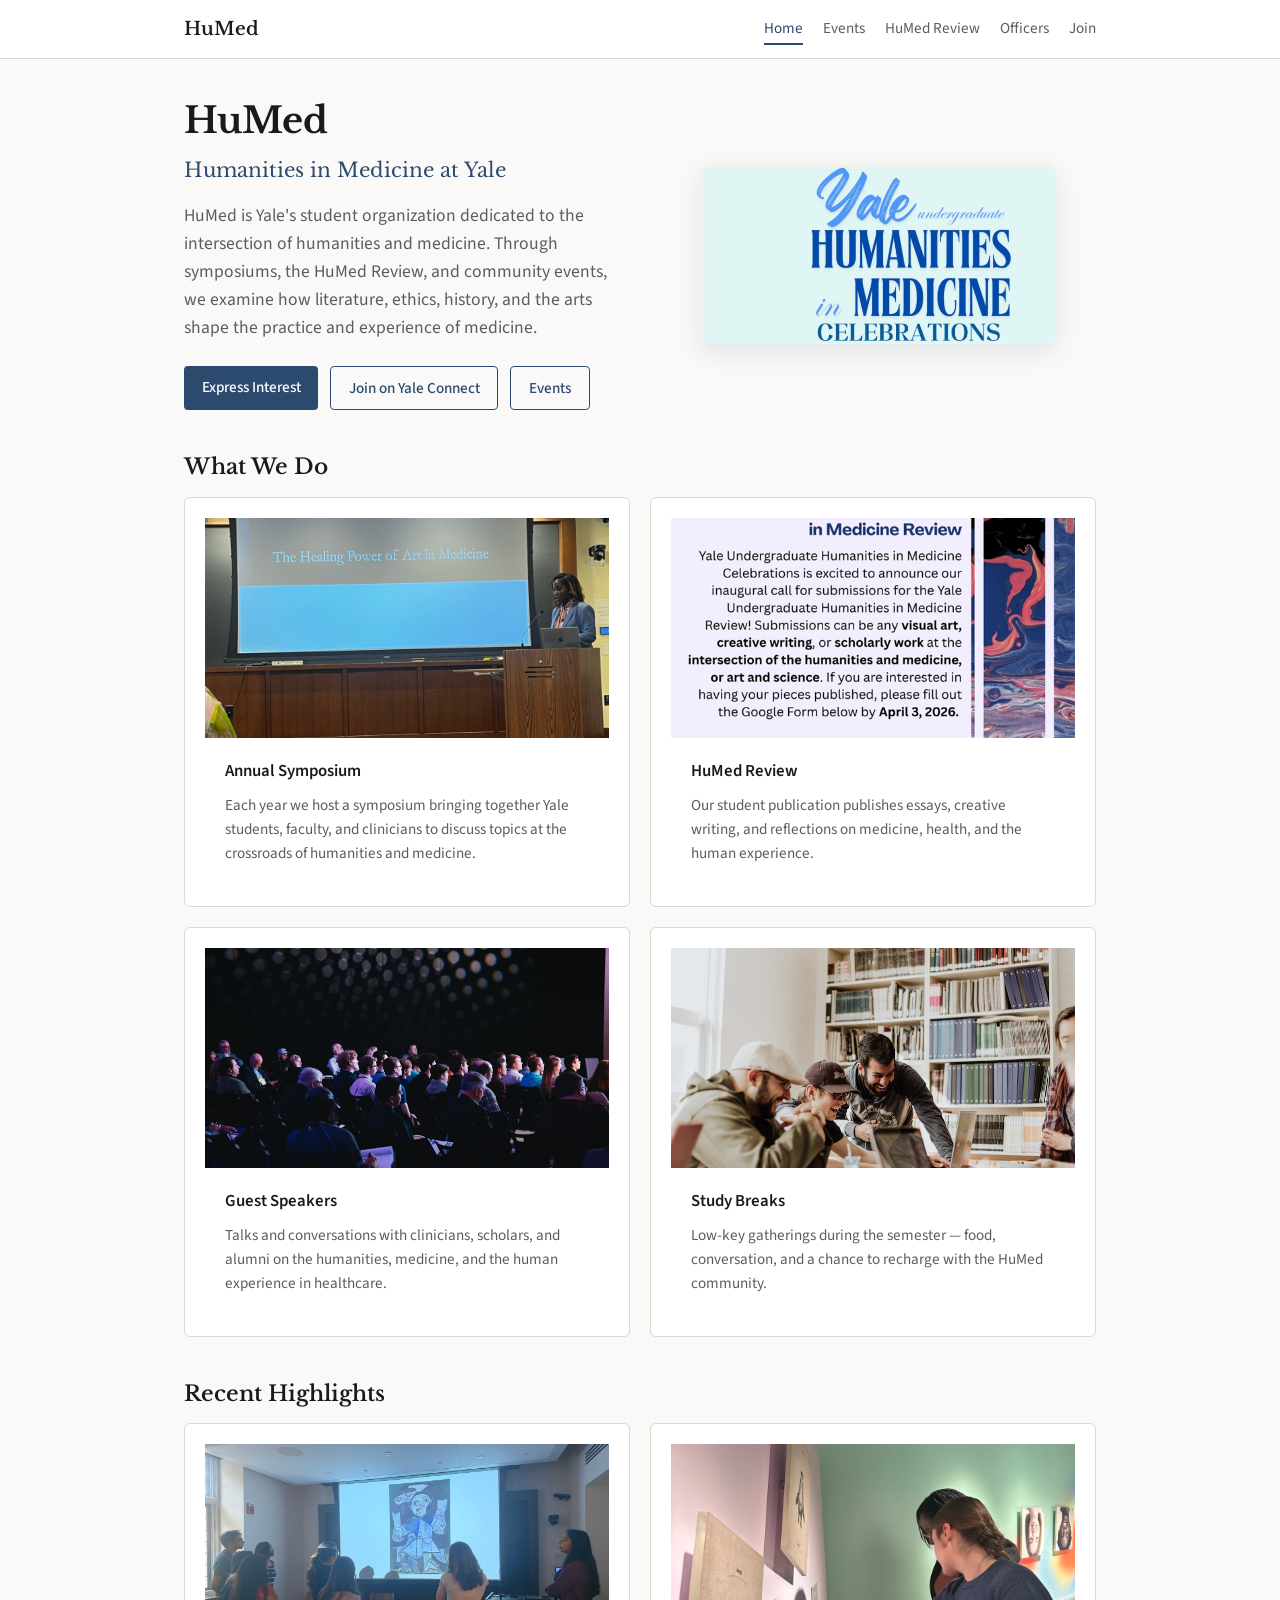
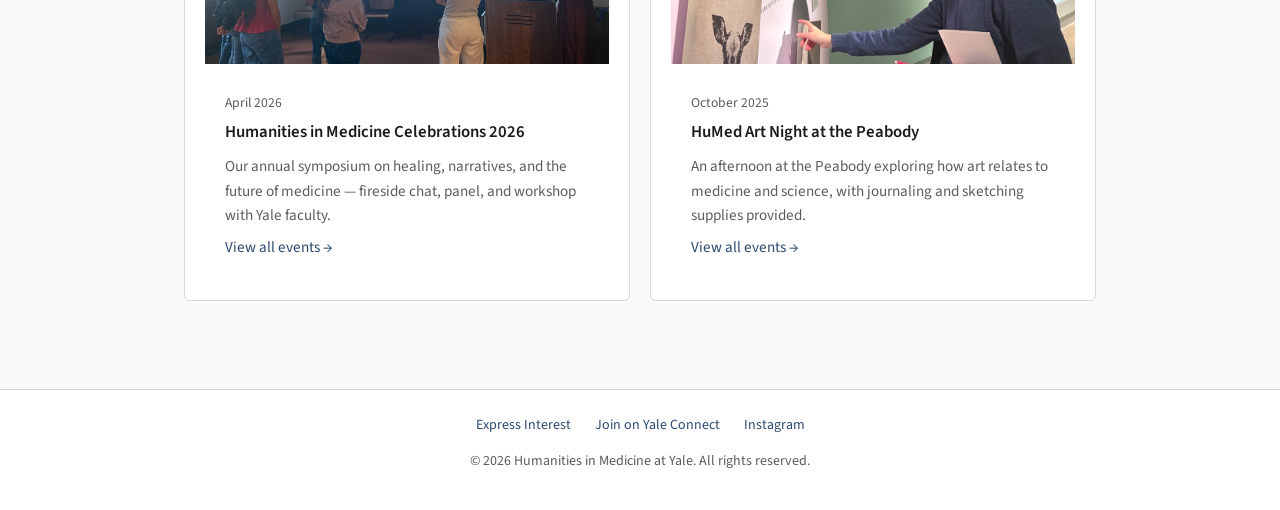
<file: index.html>
<!DOCTYPE html>
<html lang="en">
<head>
  <meta charset="UTF-8">
  <script>
    (function () {
      var parts = location.pathname.split("/").filter(Boolean);
      var i = parts.indexOf("humanities-in-medicine");
      if (i !== -1) {
        var href = "/" + parts.slice(0, i + 1).join("/") + "/";
        var base = document.createElement("base");
        base.href = href;
        document.head.prepend(base);
      }
    })();
  </script>
  <meta name="viewport" content="width=device-width, initial-scale=1.0">
  <title>HuMed — Humanities in Medicine at Yale</title>
  <meta name="description" content="Yale's student organization at the intersection of humanities and medicine.">
  <link rel="preconnect" href="https://fonts.googleapis.com">
  <link rel="preconnect" href="https://fonts.gstatic.com" crossorigin>
  <link href="https://fonts.googleapis.com/css2?family=Libre+Baskerville:ital,wght@0,400;0,700;1,400&family=Source+Sans+3:wght@400;500;600&display=swap" rel="stylesheet">
  <link rel="stylesheet" href="styles.css">
</head>
<body data-page="home">
  <header class="site-header">
    <div class="header-inner">
      <a href="index.html" class="site-title" data-site-name>HuMed</a>
      <button class="nav-toggle" aria-label="Toggle navigation" aria-expanded="false">☰</button>
      <nav class="site-nav" aria-label="Main navigation">
        <ul>
          <li><a href="index.html" class="active">Home</a></li>
          <li><a href="events.html">Events</a></li>
          <li><a href="journal.html">HuMed Review</a></li>
          <li><a href="officers.html">Officers</a></li>
          <li><a href="#" data-site-signup target="_blank" rel="noopener noreferrer">Join</a></li>
        </ul>
      </nav>
    </div>
  </header>

  <main>
    <section class="hero page-enter">
      <div class="hero-layout" id="hero-content"></div>
    </section>

    <section class="section page-enter page-enter-delay-1">
      <h2>What We Do</h2>
      <div class="card-grid" id="pillars-grid"></div>
    </section>

    <section class="section page-enter page-enter-delay-2">
      <h2>Recent Highlights</h2>
      <div class="card-grid" id="highlights-grid"></div>
    </section>
  </main>

  <footer class="site-footer">
    <div class="footer-links">
      <a href="#" data-site-interest target="_blank" rel="noopener noreferrer">Express Interest</a>
      <a href="#" data-site-signup target="_blank" rel="noopener noreferrer">Join on Yale Connect</a>
      <a href="#" data-site-instagram target="_blank" rel="noopener noreferrer">Instagram</a>
    </div>
    <p>© <span data-site-year>2026</span> <span data-site-full-name>Humanities in Medicine at Yale</span>. All rights reserved.</p>
  </footer>

  <script src="content.js"></script>
  <script src="script.js"></script>
</body>
</html>
</file>
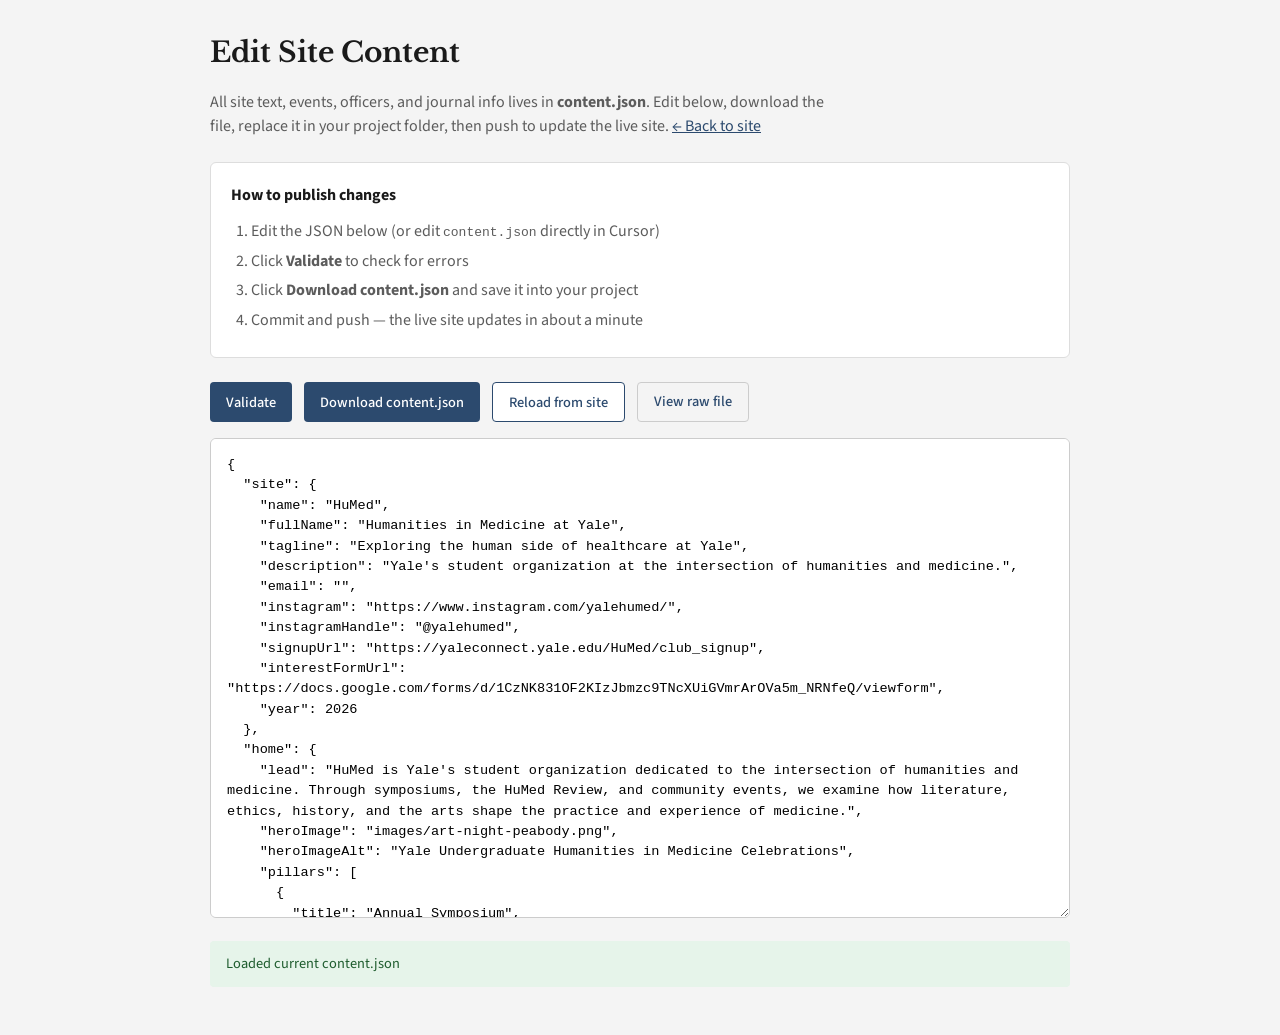
<file: edit.html>
<!DOCTYPE html>
<html lang="en">
<head>
  <meta charset="UTF-8">
  <script>
    (function () {
      var parts = location.pathname.split("/").filter(Boolean);
      var i = parts.indexOf("humanities-in-medicine");
      if (i !== -1) {
        var href = "/" + parts.slice(0, i + 1).join("/") + "/";
        var base = document.createElement("base");
        base.href = href;
        document.head.prepend(base);
      }
    })();
  </script>
  <meta name="viewport" content="width=device-width, initial-scale=1.0">
  <title>Edit Site Content — Humanities in Medicine</title>
  <link rel="preconnect" href="https://fonts.googleapis.com">
  <link rel="preconnect" href="https://fonts.gstatic.com" crossorigin>
  <link href="https://fonts.googleapis.com/css2?family=Source+Sans+3:wght@400;500;600&family=Libre+Baskerville:wght@700&display=swap" rel="stylesheet">
  <style>
    * { box-sizing: border-box; }
    body {
      margin: 0;
      font-family: "Source Sans 3", sans-serif;
      background: #f4f4f4;
      color: #1a1a1a;
      line-height: 1.5;
    }
    .wrap {
      max-width: 900px;
      margin: 0 auto;
      padding: 2rem 1.25rem 3rem;
    }
    h1 {
      font-family: "Libre Baskerville", serif;
      font-size: 1.75rem;
      margin: 0 0 0.5rem;
    }
    .intro {
      color: #5c5c5c;
      margin-bottom: 1.5rem;
      max-width: 40rem;
    }
    .intro a { color: #2c4a6e; }
    .toolbar {
      display: flex;
      flex-wrap: wrap;
      gap: 0.75rem;
      margin-bottom: 1rem;
    }
    button, .btn-link {
      font-family: inherit;
      font-size: 0.9rem;
      font-weight: 500;
      padding: 0.5rem 1rem;
      border-radius: 4px;
      cursor: pointer;
      text-decoration: none;
      display: inline-block;
    }
    button {
      background: #2c4a6e;
      color: #fff;
      border: none;
    }
    button:hover { background: #1e3550; }
    button.secondary {
      background: #fff;
      color: #2c4a6e;
      border: 1px solid #2c4a6e;
    }
    .btn-link {
      background: transparent;
      color: #2c4a6e;
      border: 1px solid #ccc;
    }
    textarea {
      width: 100%;
      min-height: 480px;
      font-family: ui-monospace, monospace;
      font-size: 0.85rem;
      padding: 1rem;
      border: 1px solid #ccc;
      border-radius: 6px;
      resize: vertical;
      line-height: 1.5;
    }
    .status {
      margin-top: 1rem;
      padding: 0.75rem 1rem;
      border-radius: 4px;
      font-size: 0.9rem;
      display: none;
    }
    .status.ok { display: block; background: #e6f4ea; color: #1e5c2e; }
    .status.err { display: block; background: #fde8e8; color: #8b3a3a; }
    .steps {
      background: #fff;
      border: 1px solid #ddd;
      border-radius: 6px;
      padding: 1.25rem;
      margin-bottom: 1.5rem;
    }
    .steps h2 {
      font-size: 1rem;
      margin: 0 0 0.75rem;
    }
    .steps ol {
      margin: 0;
      padding-left: 1.25rem;
      color: #5c5c5c;
    }
    .steps li { margin-bottom: 0.35rem; }
  </style>
</head>
<body>
  <div class="wrap">
    <h1>Edit Site Content</h1>
    <p class="intro">
      All site text, events, officers, and journal info lives in <strong>content.json</strong>.
      Edit below, download the file, replace it in your project folder, then push to update the live site.
      <a href="index.html">← Back to site</a>
    </p>

    <div class="steps">
      <h2>How to publish changes</h2>
      <ol>
        <li>Edit the JSON below (or edit <code>content.json</code> directly in Cursor)</li>
        <li>Click <strong>Validate</strong> to check for errors</li>
        <li>Click <strong>Download content.json</strong> and save it into your project</li>
        <li>Commit and push — the live site updates in about a minute</li>
      </ol>
    </div>

    <div class="toolbar">
      <button type="button" id="validate-btn">Validate</button>
      <button type="button" id="download-btn">Download content.json</button>
      <button type="button" class="secondary" id="reload-btn">Reload from site</button>
      <a href="content.json" class="btn-link" target="_blank" rel="noopener">View raw file</a>
    </div>

    <textarea id="editor" spellcheck="false"></textarea>
    <div id="status" class="status"></div>
  </div>

  <script>
    const editor = document.getElementById("editor");
    const status = document.getElementById("status");

    function showStatus(msg, ok) {
      status.textContent = msg;
      status.className = "status " + (ok ? "ok" : "err");
    }

    async function loadContent() {
      const res = await fetch("content.json");
      const text = await res.text();
      try {
        editor.value = JSON.stringify(JSON.parse(text), null, 2);
        showStatus("Loaded current content.json", true);
      } catch {
        editor.value = text;
        showStatus("Loaded file (could not format JSON)", false);
      }
    }

    document.getElementById("validate-btn").addEventListener("click", () => {
      try {
        JSON.parse(editor.value);
        showStatus("Valid JSON — ready to download and publish.", true);
      } catch (e) {
        showStatus("Invalid JSON: " + e.message, false);
      }
    });

    document.getElementById("download-btn").addEventListener("click", () => {
      try {
        JSON.parse(editor.value);
      } catch (e) {
        showStatus("Fix JSON errors before downloading: " + e.message, false);
        return;
      }
      const blob = new Blob([editor.value], { type: "application/json" });
      const a = document.createElement("a");
      a.href = URL.createObjectURL(blob);
      a.download = "content.json";
      a.click();
      URL.revokeObjectURL(a.href);
      showStatus("Downloaded! Replace content.json in your project and push to update the live site.", true);
    });

    document.getElementById("reload-btn").addEventListener("click", loadContent);

    loadContent();
  </script>
</body>
</html>
</file>
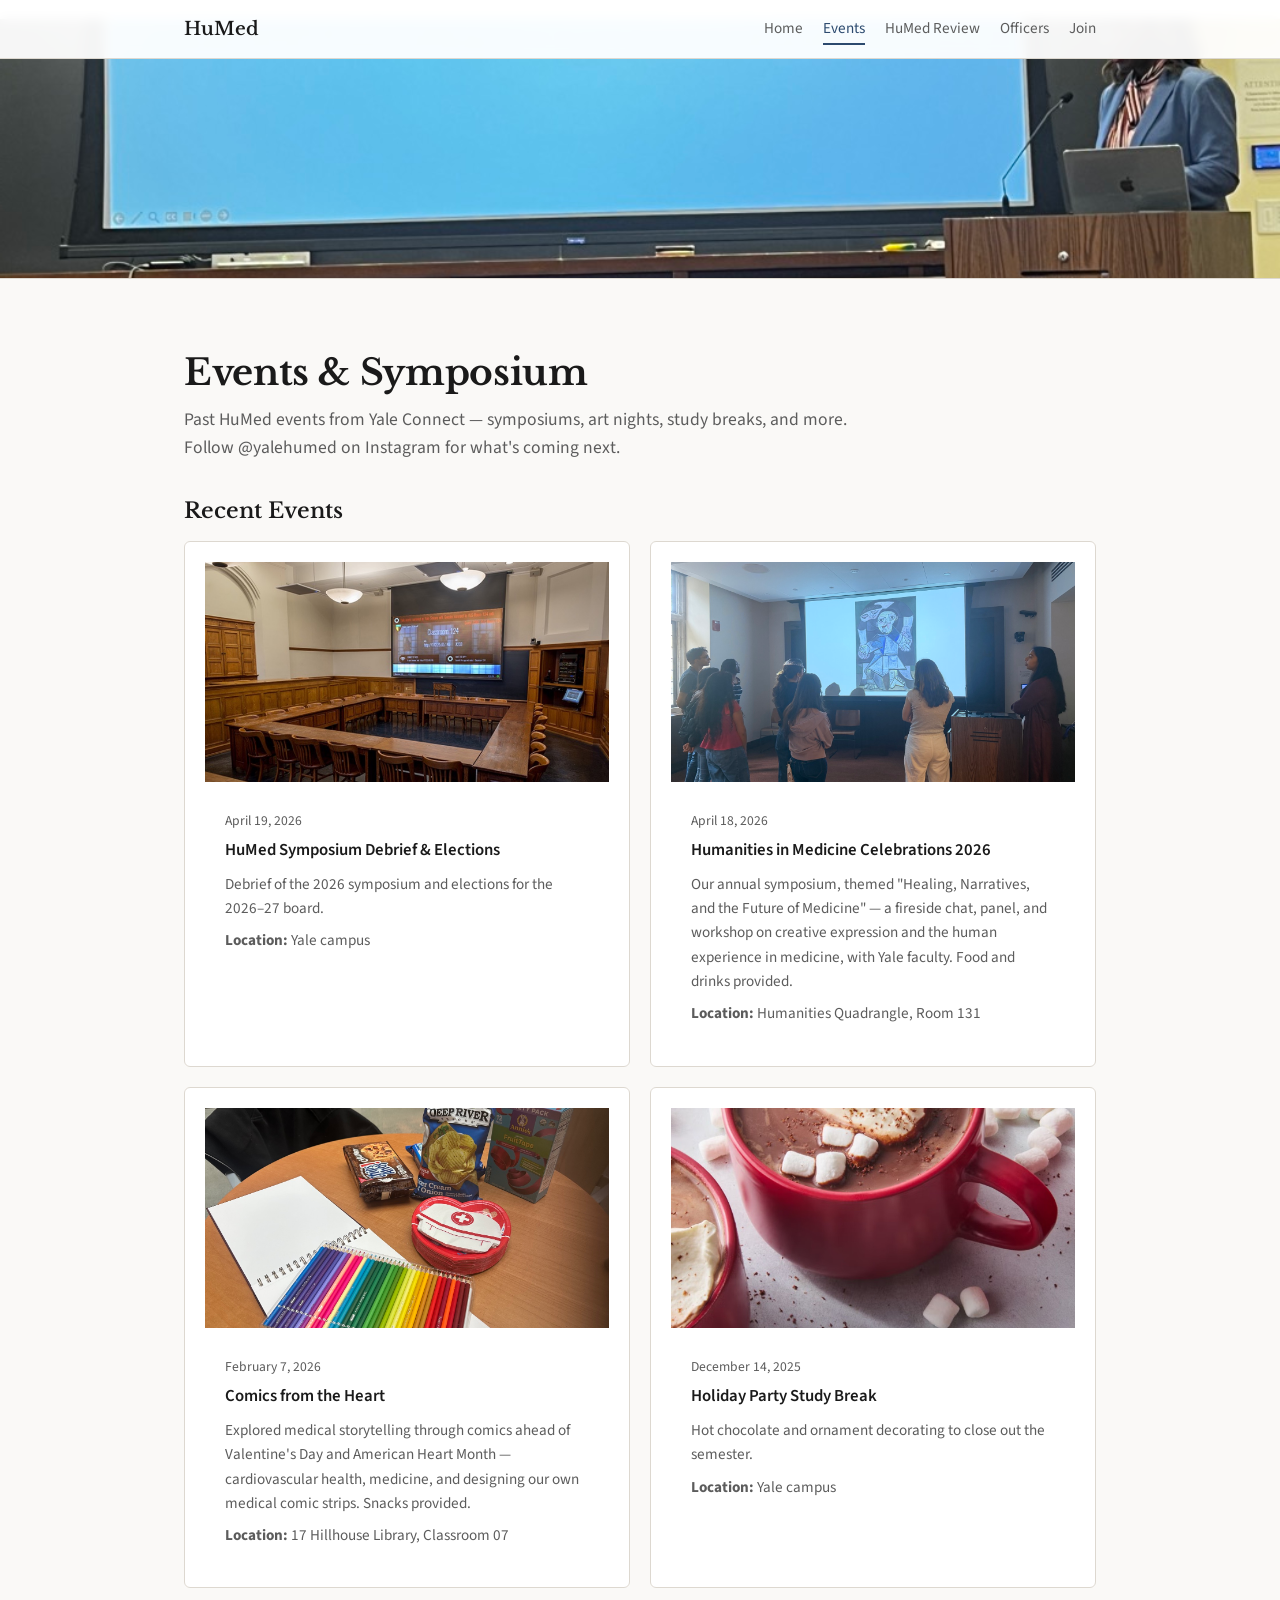
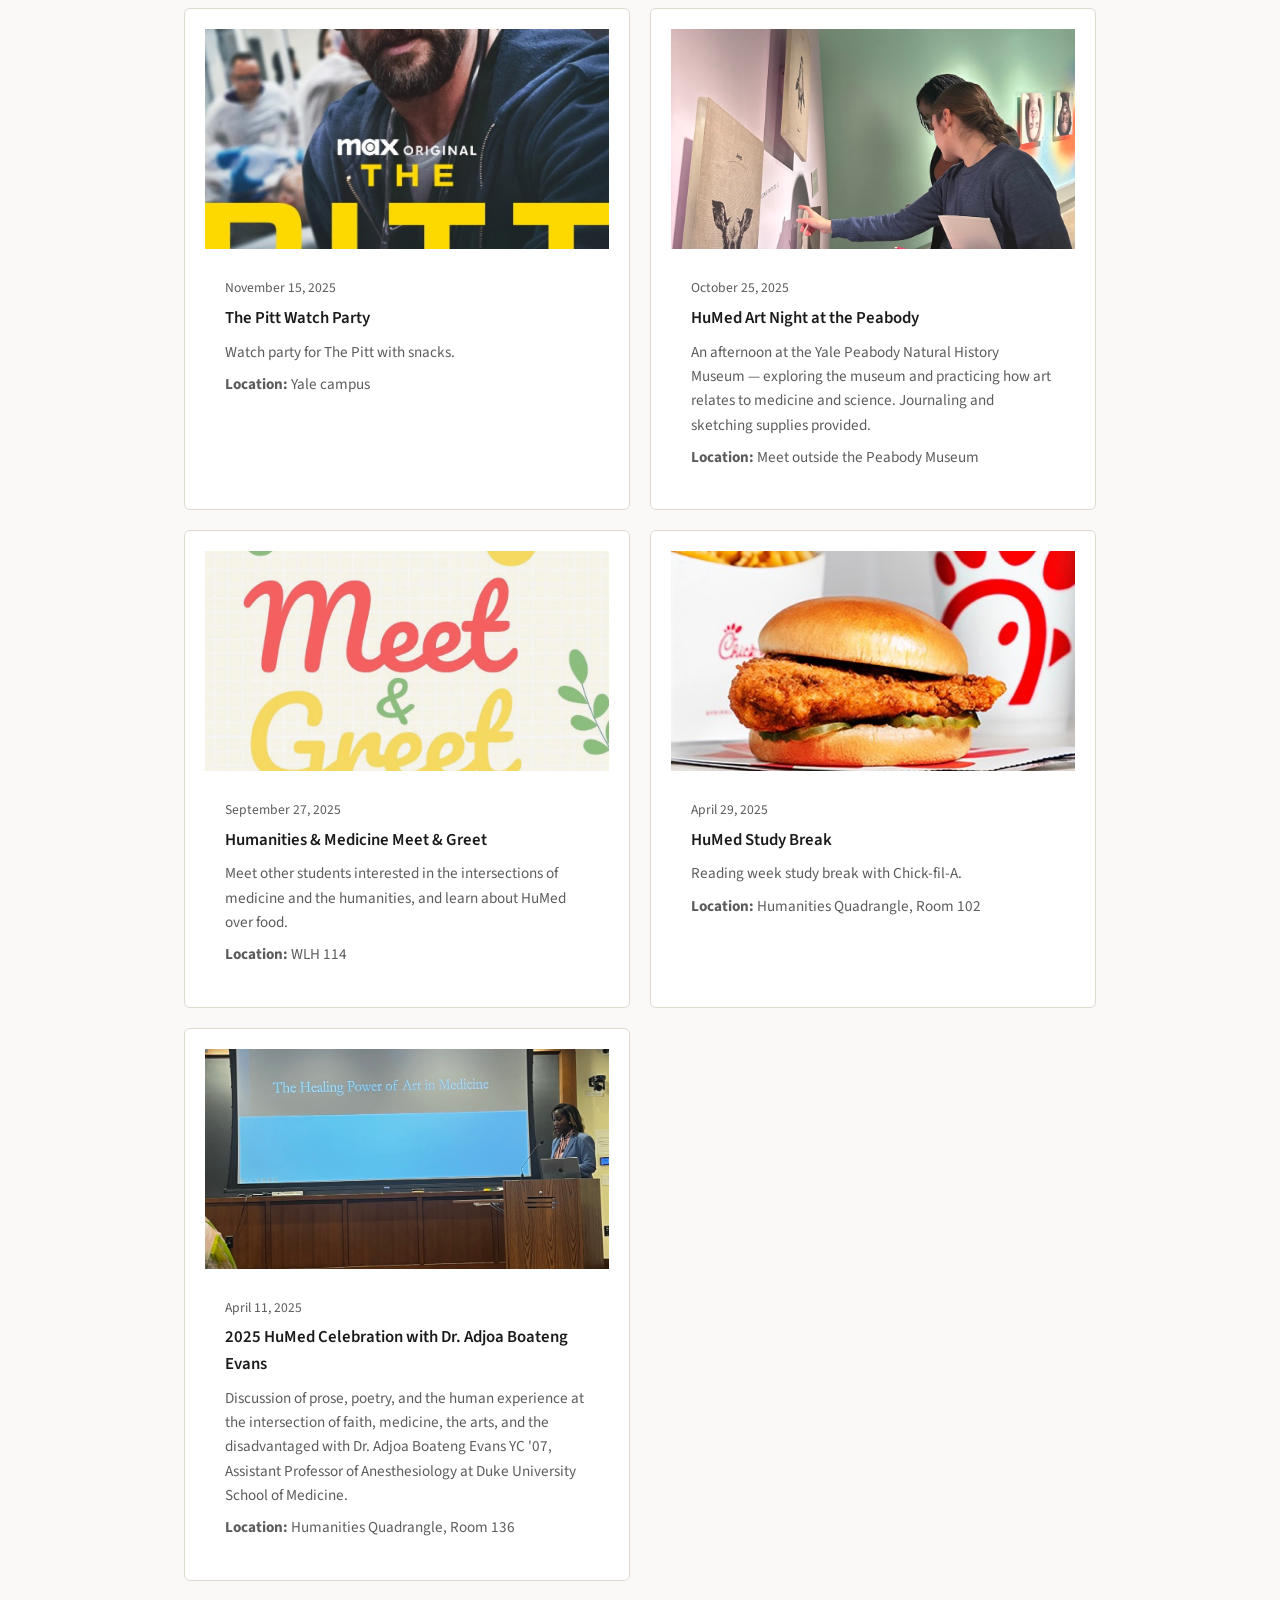
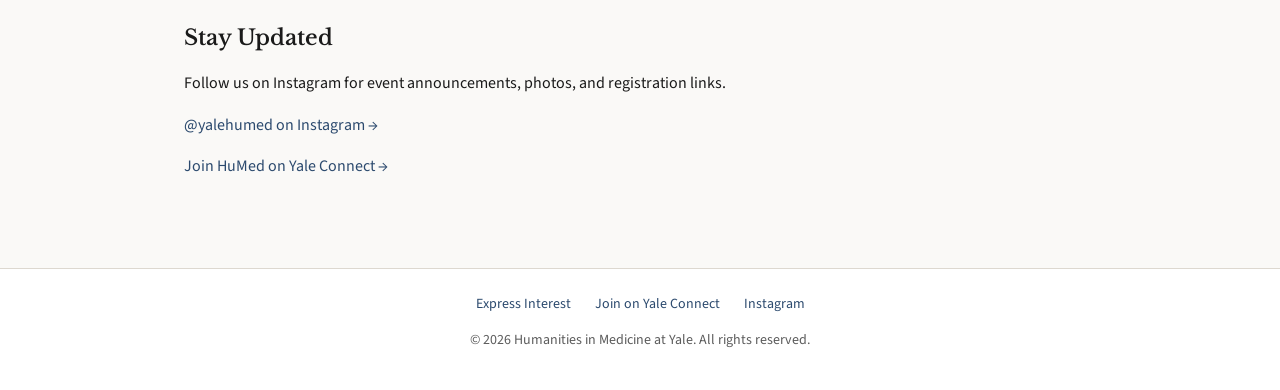
<file: events.html>
<!DOCTYPE html>
<html lang="en">
<head>
  <meta charset="UTF-8">
  <script>
    (function () {
      var parts = location.pathname.split("/").filter(Boolean);
      var i = parts.indexOf("humanities-in-medicine");
      if (i !== -1) {
        var href = "/" + parts.slice(0, i + 1).join("/") + "/";
        var base = document.createElement("base");
        base.href = href;
        document.head.prepend(base);
      }
    })();
  </script>
  <meta name="viewport" content="width=device-width, initial-scale=1.0">
  <title>Events — HuMed</title>
  <meta name="description" content="Past symposiums and events from HuMed at Yale.">
  <link rel="preconnect" href="https://fonts.googleapis.com">
  <link rel="preconnect" href="https://fonts.gstatic.com" crossorigin>
  <link href="https://fonts.googleapis.com/css2?family=Libre+Baskerville:ital,wght@0,400;0,700;1,400&family=Source+Sans+3:wght@400;500;600&display=swap" rel="stylesheet">
  <link rel="stylesheet" href="styles.css">
</head>
<body data-page="events">
  <header class="site-header">
    <div class="header-inner">
      <a href="index.html" class="site-title" data-site-name>HuMed</a>
      <button class="nav-toggle" aria-label="Toggle navigation" aria-expanded="false">☰</button>
      <nav class="site-nav" aria-label="Main navigation">
        <ul>
          <li><a href="index.html">Home</a></li>
          <li><a href="events.html" class="active">Events</a></li>
          <li><a href="journal.html">HuMed Review</a></li>
          <li><a href="officers.html">Officers</a></li>
          <li><a href="#" data-site-signup target="_blank" rel="noopener noreferrer">Join</a></li>
        </ul>
      </nav>
    </div>
  </header>

  <div class="page-banner page-enter" id="page-banner"></div>

  <main>
    <div class="page-enter">
      <h1>Events & Symposium</h1>
      <p class="lead" id="page-lead"></p>
    </div>

    <section class="section page-enter page-enter-delay-1">
      <h2>Recent Events</h2>
      <div class="card-grid" id="events-grid"></div>
    </section>

    <section class="section page-enter page-enter-delay-2">
      <h2>Stay Updated</h2>
      <p>Follow us on Instagram for event announcements, photos, and registration links.</p>
      <p><a href="#" id="events-instagram" target="_blank" rel="noopener noreferrer"></a></p>
      <p><a href="#" data-site-signup target="_blank" rel="noopener noreferrer">Join HuMed on Yale Connect →</a></p>
    </section>
  </main>

  <footer class="site-footer">
    <div class="footer-links">
      <a href="#" data-site-interest target="_blank" rel="noopener noreferrer">Express Interest</a>
      <a href="#" data-site-signup target="_blank" rel="noopener noreferrer">Join on Yale Connect</a>
      <a href="#" data-site-instagram target="_blank" rel="noopener noreferrer">Instagram</a>
    </div>
    <p>© <span data-site-year>2026</span> <span data-site-full-name>Humanities in Medicine at Yale</span>. All rights reserved.</p>
  </footer>

  <script src="content.js"></script>
  <script src="script.js"></script>
</body>
</html>
</file>
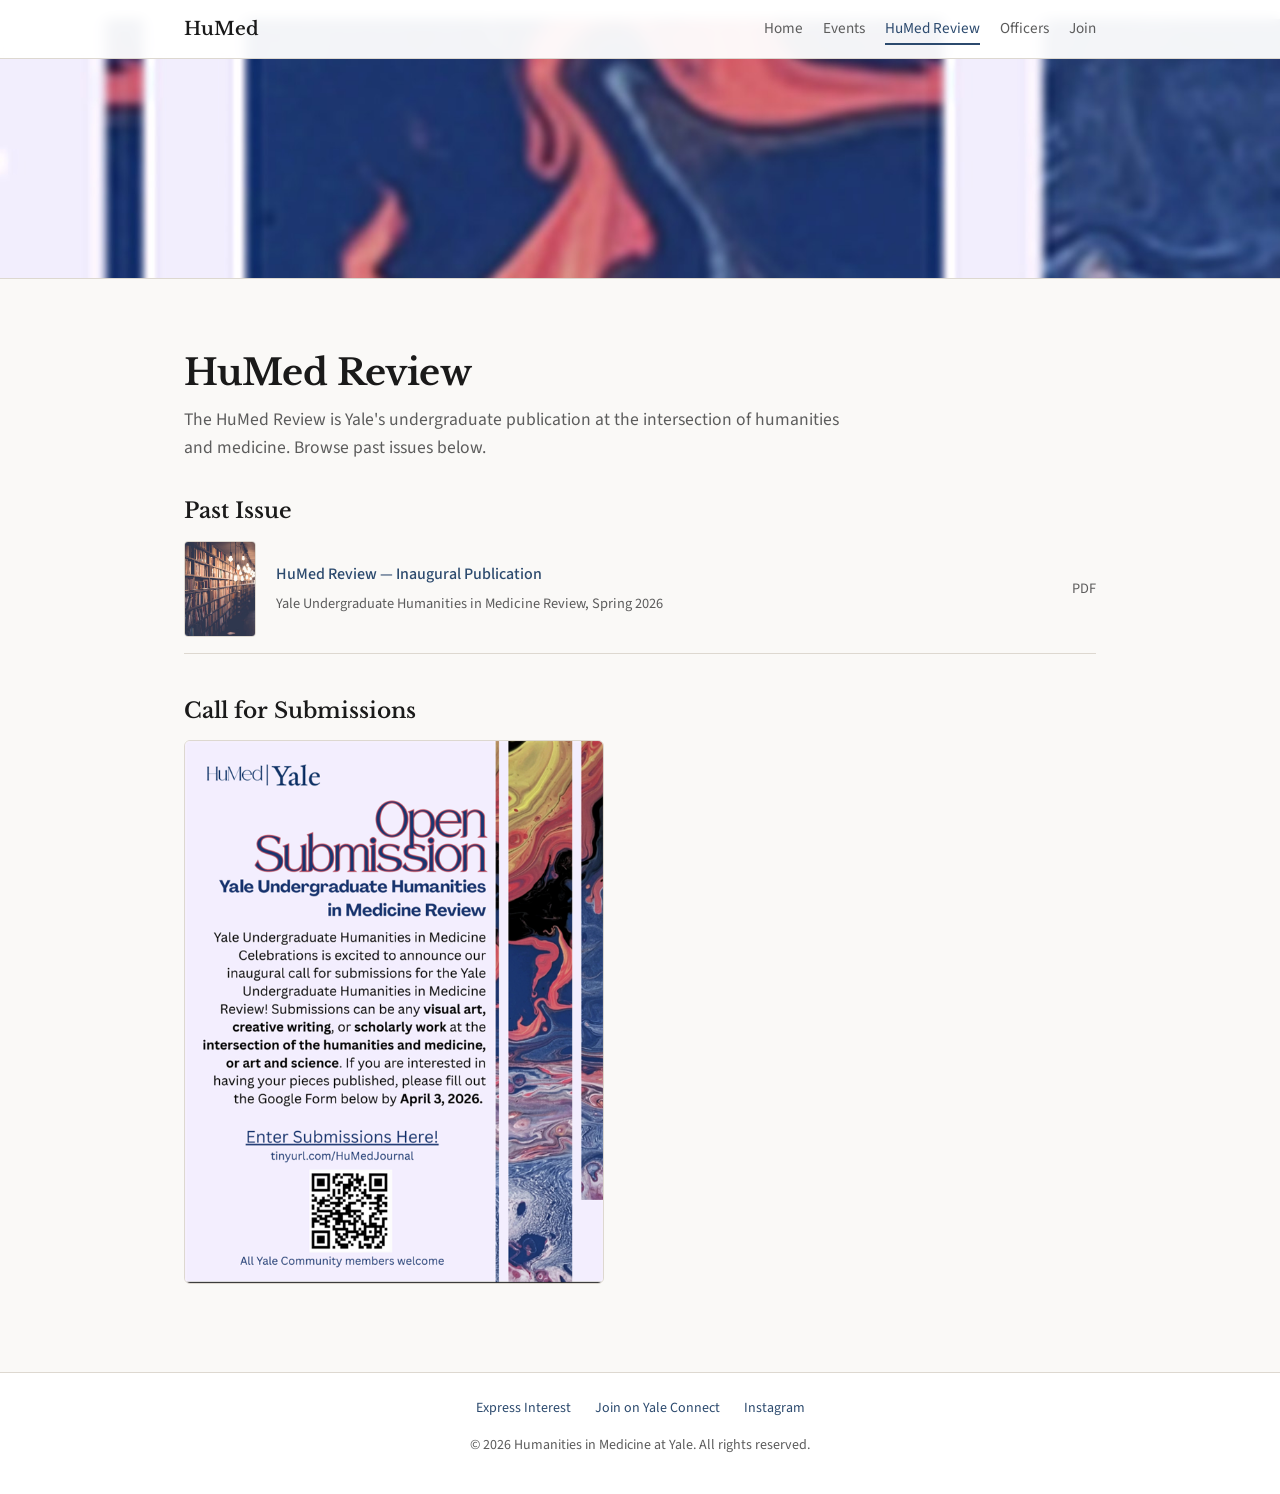
<file: journal.html>
<!DOCTYPE html>
<html lang="en">
<head>
  <meta charset="UTF-8">
  <script>
    (function () {
      var parts = location.pathname.split("/").filter(Boolean);
      var i = parts.indexOf("humanities-in-medicine");
      if (i !== -1) {
        var href = "/" + parts.slice(0, i + 1).join("/") + "/";
        var base = document.createElement("base");
        base.href = href;
        document.head.prepend(base);
      }
    })();
  </script>
  <meta name="viewport" content="width=device-width, initial-scale=1.0">
  <title>HuMed Review — HuMed</title>
  <meta name="description" content="Past issues of the HuMed Review, Yale's humanities in medicine publication.">
  <link rel="preconnect" href="https://fonts.googleapis.com">
  <link rel="preconnect" href="https://fonts.gstatic.com" crossorigin>
  <link href="https://fonts.googleapis.com/css2?family=Libre+Baskerville:ital,wght@0,400;0,700;1,400&family=Source+Sans+3:wght@400;500;600&display=swap" rel="stylesheet">
  <link rel="stylesheet" href="styles.css?v=20260904">
</head>
<body data-page="journal">
  <header class="site-header">
    <div class="header-inner">
      <a href="index.html" class="site-title" data-site-name>HuMed</a>
      <button class="nav-toggle" aria-label="Toggle navigation" aria-expanded="false">☰</button>
      <nav class="site-nav" aria-label="Main navigation">
        <ul>
          <li><a href="index.html">Home</a></li>
          <li><a href="events.html">Events</a></li>
          <li><a href="journal.html" class="active">HuMed Review</a></li>
          <li><a href="officers.html">Officers</a></li>
          <li><a href="#" data-site-signup target="_blank" rel="noopener noreferrer">Join</a></li>
        </ul>
      </nav>
    </div>
  </header>

  <div class="page-banner page-enter" id="page-banner"></div>

  <main>
    <div class="page-enter">
      <h1 id="journal-title">HuMed Review</h1>
      <p class="lead" id="page-lead"></p>
    </div>

    <section class="section page-enter page-enter-delay-1">
      <h2>Past Issue</h2>
      <ul class="issue-list" id="issue-list"></ul>
    </section>

    <section class="section page-enter page-enter-delay-2" id="submit">
      <h2 id="submission-heading">Call for Submissions</h2>
      <figure class="submission-flyer page-enter" id="submission-flyer"></figure>
      <p id="submission-note"></p>
      <p id="submission-deadline" class="submission-deadline" hidden></p>
      <p id="submission-contact" hidden></p>
    </section>
  </main>

  <footer class="site-footer">
    <div class="footer-links">
      <a href="#" data-site-interest target="_blank" rel="noopener noreferrer">Express Interest</a>
      <a href="#" data-site-signup target="_blank" rel="noopener noreferrer">Join on Yale Connect</a>
      <a href="#" data-site-instagram target="_blank" rel="noopener noreferrer">Instagram</a>
    </div>
    <p>© <span data-site-year>2026</span> <span data-site-full-name>Humanities in Medicine at Yale</span>. All rights reserved.</p>
  </footer>

  <script src="content.js?v=20260904"></script>
  <script src="script.js?v=20260904"></script>
</body>
</html>
</file>
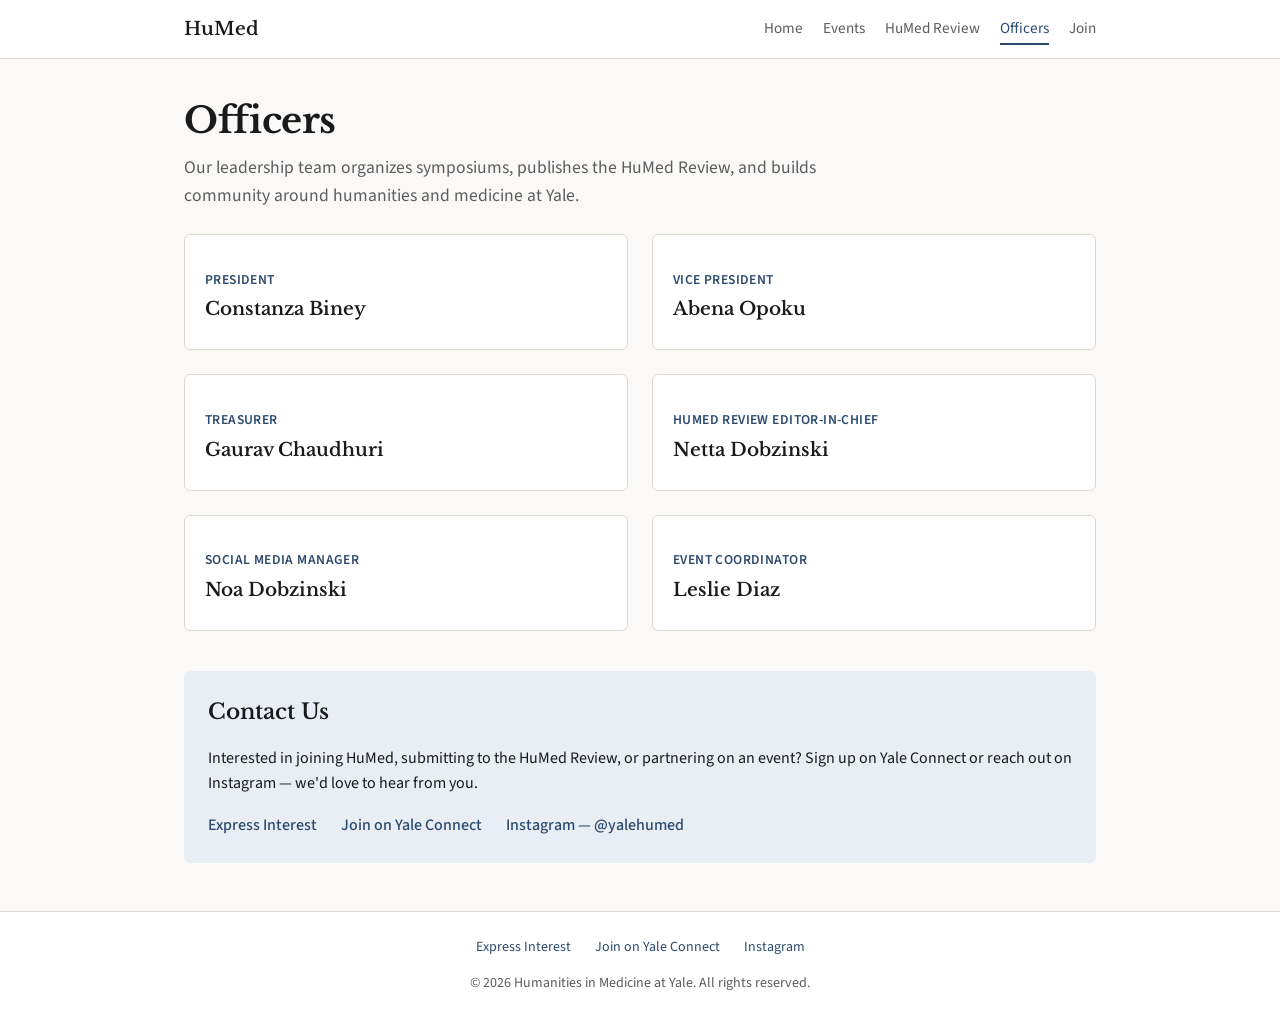
<file: officers.html>
<!DOCTYPE html>
<html lang="en">
<head>
  <meta charset="UTF-8">
  <script>
    (function () {
      var parts = location.pathname.split("/").filter(Boolean);
      var i = parts.indexOf("humanities-in-medicine");
      if (i !== -1) {
        var href = "/" + parts.slice(0, i + 1).join("/") + "/";
        var base = document.createElement("base");
        base.href = href;
        document.head.prepend(base);
      }
    })();
  </script>
  <meta name="viewport" content="width=device-width, initial-scale=1.0">
  <title>Officers — HuMed</title>
  <meta name="description" content="Meet the officers of HuMed at Yale.">
  <link rel="preconnect" href="https://fonts.googleapis.com">
  <link rel="preconnect" href="https://fonts.gstatic.com" crossorigin>
  <link href="https://fonts.googleapis.com/css2?family=Libre+Baskerville:ital,wght@0,400;0,700;1,400&family=Source+Sans+3:wght@400;500;600&display=swap" rel="stylesheet">
  <link rel="stylesheet" href="styles.css">
</head>
<body data-page="officers">
  <header class="site-header">
    <div class="header-inner">
      <a href="index.html" class="site-title" data-site-name>HuMed</a>
      <button class="nav-toggle" aria-label="Toggle navigation" aria-expanded="false">☰</button>
      <nav class="site-nav" aria-label="Main navigation">
        <ul>
          <li><a href="index.html">Home</a></li>
          <li><a href="events.html">Events</a></li>
          <li><a href="journal.html">HuMed Review</a></li>
          <li><a href="officers.html" class="active">Officers</a></li>
          <li><a href="#" data-site-signup target="_blank" rel="noopener noreferrer">Join</a></li>
        </ul>
      </nav>
    </div>
  </header>

  <main>
    <div class="page-enter">
      <h1>Officers</h1>
      <p class="lead" id="page-lead"></p>
    </div>

    <section class="section page-enter page-enter-delay-1">
      <div class="officer-grid" id="officer-grid"></div>
    </section>

    <section class="contact-block page-enter page-enter-delay-2" id="contact">
      <h2>Contact Us</h2>
      <p id="contact-intro"></p>
      <ul class="contact-links">
        <li><a href="#" id="contact-interest" target="_blank" rel="noopener noreferrer">Express Interest</a></li>
        <li><a href="#" id="contact-signup" target="_blank" rel="noopener noreferrer">Join on Yale Connect</a></li>
        <li><a href="#" id="contact-instagram" target="_blank" rel="noopener noreferrer"></a></li>
      </ul>
    </section>
  </main>

  <footer class="site-footer">
    <div class="footer-links">
      <a href="#" data-site-interest target="_blank" rel="noopener noreferrer">Express Interest</a>
      <a href="#" data-site-signup target="_blank" rel="noopener noreferrer">Join on Yale Connect</a>
      <a href="#" data-site-instagram target="_blank" rel="noopener noreferrer">Instagram</a>
    </div>
    <p>© <span data-site-year>2026</span> <span data-site-full-name>Humanities in Medicine at Yale</span>. All rights reserved.</p>
  </footer>

  <script src="content.js"></script>
  <script src="script.js"></script>
</body>
</html>
</file>
<file: styles.css>
*,
*::before,
*::after {
  box-sizing: border-box;
}

:root {
  --color-bg: #faf9f7;
  --color-surface: #ffffff;
  --color-text: #1a1a1a;
  --color-muted: #5c5c5c;
  --color-accent: #2c4a6e;
  --color-accent-light: #e8eef4;
  --color-border: #ddd8d0;
  --font-serif: "Libre Baskerville", "Georgia", serif;
  --font-sans: "Source Sans 3", system-ui, -apple-system, sans-serif;
  --max-width: 960px;
  --ease: cubic-bezier(0.4, 0, 0.2, 1);
  --duration: 0.25s;
}

html {
  font-size: 16px;
  scroll-behavior: smooth;
}

body {
  margin: 0;
  font-family: var(--font-sans);
  color: var(--color-text);
  background: var(--color-bg);
  line-height: 1.6;
}

a {
  color: var(--color-accent);
  text-decoration: none;
  transition: color var(--duration) var(--ease);
}

a:hover {
  text-decoration: underline;
}

img {
  max-width: 100%;
  height: auto;
  display: block;
}

/* Images */
.hero-layout {
  display: grid;
  gap: 2rem;
  align-items: center;
}

@media (min-width: 720px) {
  .hero-layout {
    grid-template-columns: 1fr 1fr;
    gap: 2.5rem;
  }
}

.hero-image {
  border-radius: 8px;
  overflow: hidden;
  box-shadow: 0 8px 24px rgba(44, 74, 110, 0.12);
}

.hero-image img {
  width: 100%;
  height: auto;
  display: block;
  object-fit: contain;
  transition: transform 0.4s var(--ease);
}

.hero-image:hover img {
  transform: scale(1.03);
}

.page-banner {
  margin: -2.5rem -1.5rem 2rem;
  max-height: 220px;
  overflow: hidden;
  border-bottom: 1px solid var(--color-border);
}

.page-banner img {
  width: 100%;
  height: 220px;
  object-fit: cover;
  object-position: center;
}

@media (min-width: 720px) {
  .page-banner {
    margin-left: calc(50% - 50vw);
    margin-right: calc(50% - 50vw);
    max-height: 260px;
  }

  .page-banner img {
    height: 260px;
  }
}

.card--with-image {
  padding: 0;
  overflow: hidden;
}

.card-img {
  width: 100%;
  height: 220px;
  object-fit: cover;
  object-position: center;
  transition: transform 0.4s var(--ease);
}

.card--with-image:hover .card-img {
  transform: scale(1.05);
}

.card-body {
  padding: 1.25rem;
}

.card-img-wrap {
  overflow: hidden;
}

.issue-thumb {
  width: 72px;
  height: 96px;
  object-fit: cover;
  border-radius: 4px;
  border: 1px solid var(--color-border);
  flex-shrink: 0;
  transition: transform var(--duration) var(--ease);
}

.issue-item:hover .issue-thumb {
  transform: scale(1.05);
}

.card--text-only .card-body {
  padding: 1.25rem;
}

.submission-flyer {
  position: relative;
  margin: 0 0 1.5rem;
  max-width: 420px;
}

.submission-closed-badge {
  position: absolute;
  top: 0.75rem;
  left: 0.75rem;
  background: var(--color-text);
  color: #fff;
  font-size: 0.75rem;
  font-weight: 600;
  letter-spacing: 0.06em;
  text-transform: uppercase;
  padding: 0.35rem 0.65rem;
  border-radius: 4px;
}

.submission-flyer img {
  width: 100%;
  border-radius: 6px;
  border: 1px solid var(--color-border);
}

.submission-deadline,
#submission-contact {
  display: none;
}

.submission-deadline {
  font-weight: 600;
  color: var(--color-accent);
  margin: 0 0 1rem;
}

.submission-deadline--closed {
  color: var(--color-muted);
}

.issue-row {
  display: flex;
  align-items: center;
  gap: 1.25rem;
  flex: 1;
}

.officer-photo {
  width: 64px;
  height: 64px;
  border-radius: 50%;
  object-fit: cover;
  border: 2px solid var(--color-accent-light);
  margin-bottom: 0.75rem;
  transition: border-color var(--duration) var(--ease);
}

.officer:hover .officer-photo {
  border-color: var(--color-accent);
}

/* Header & Nav */
.site-header {
  background: rgba(255, 255, 255, 0.95);
  border-bottom: 1px solid var(--color-border);
  position: sticky;
  top: 0;
  z-index: 100;
  backdrop-filter: blur(6px);
  transition: box-shadow var(--duration) var(--ease);
}

.site-header.scrolled {
  box-shadow: 0 2px 12px rgba(0, 0, 0, 0.06);
}

.header-inner {
  max-width: var(--max-width);
  margin: 0 auto;
  padding: 1rem 1.5rem;
  display: flex;
  align-items: center;
  justify-content: space-between;
  gap: 1rem;
}

.site-title {
  font-family: var(--font-serif);
  font-size: 1.15rem;
  font-weight: 600;
  color: var(--color-text);
  text-decoration: none;
  line-height: 1.3;
  transition: color var(--duration) var(--ease);
}

.site-title:hover {
  text-decoration: none;
  color: var(--color-accent);
}

.site-nav ul {
  list-style: none;
  margin: 0;
  padding: 0;
  display: flex;
  flex-wrap: wrap;
  gap: 0.25rem 1.25rem;
}

.site-nav a {
  color: var(--color-muted);
  font-size: 0.95rem;
  padding: 0.25rem 0;
  border-bottom: 2px solid transparent;
  text-decoration: none;
  transition:
    color var(--duration) var(--ease),
    border-color var(--duration) var(--ease);
}

.site-nav a:hover,
.site-nav a.active {
  color: var(--color-accent);
  border-bottom-color: var(--color-accent);
  text-decoration: none;
}

.nav-toggle {
  display: none;
  background: none;
  border: 1px solid var(--color-border);
  border-radius: 4px;
  padding: 0.4rem 0.6rem;
  font-size: 1.1rem;
  cursor: pointer;
  color: var(--color-text);
  transition:
    background var(--duration) var(--ease),
    border-color var(--duration) var(--ease);
}

.nav-toggle:hover {
  background: var(--color-accent-light);
  border-color: var(--color-accent);
}

/* Main content */
main {
  max-width: var(--max-width);
  margin: 0 auto;
  padding: 2.5rem 1.5rem 3rem;
}

.page-enter {
  opacity: 0;
}

body.content-loaded .page-enter {
  animation: fadeUp 0.5s var(--ease) both;
}

body.content-loaded .page-enter-delay-1 { animation-delay: 0.08s; }
body.content-loaded .page-enter-delay-2 { animation-delay: 0.16s; }
body.content-loaded .page-enter-delay-3 { animation-delay: 0.24s; }

@keyframes fadeUp {
  from {
    opacity: 0;
    transform: translateY(12px);
  }
  to {
    opacity: 1;
    transform: translateY(0);
  }
}

h1 {
  font-family: var(--font-serif);
  font-size: 2.25rem;
  font-weight: 700;
  margin: 0 0 0.75rem;
  line-height: 1.2;
  letter-spacing: -0.01em;
}

h2 {
  font-family: var(--font-serif);
  font-size: 1.35rem;
  font-weight: 600;
  margin: 2rem 0 0.75rem;
}

h3 {
  font-size: 1.05rem;
  font-weight: 600;
  margin: 0 0 0.35rem;
  transition: color var(--duration) var(--ease);
}

.lead {
  font-size: 1.1rem;
  color: var(--color-muted);
  margin: 0 0 1.5rem;
  max-width: 42rem;
}

.section {
  margin-bottom: 2.5rem;
}

/* Cards & lists */
.card-grid {
  display: grid;
  gap: 1.25rem;
}

@media (min-width: 600px) {
  .card-grid {
    grid-template-columns: repeat(2, 1fr);
  }
}

.card {
  background: var(--color-surface);
  border: 1px solid var(--color-border);
  border-radius: 6px;
  padding: 1.25rem;
  transition:
    transform var(--duration) var(--ease),
    box-shadow var(--duration) var(--ease),
    border-color var(--duration) var(--ease);
}

.card:hover {
  transform: translateY(-3px);
  box-shadow: 0 6px 20px rgba(44, 74, 110, 0.1);
  border-color: var(--color-accent);
}

.card .date {
  font-size: 0.85rem;
  color: var(--color-muted);
  margin-bottom: 0.35rem;
}

.card p {
  margin: 0.5rem 0 0;
  font-size: 0.95rem;
  color: var(--color-muted);
}

.card a {
  transition: color var(--duration) var(--ease);
}

/* Journal issues */
.issue-list {
  list-style: none;
  margin: 0;
  padding: 0;
}

.issue-item {
  display: flex;
  align-items: center;
  justify-content: space-between;
  gap: 1rem;
  padding: 1rem 0;
  border-bottom: 1px solid var(--color-border);
  transition:
    background var(--duration) var(--ease),
    padding-left var(--duration) var(--ease);
}

.issue-item:first-child {
  padding-top: 0;
}

.issue-item:hover {
  background: var(--color-accent-light);
  padding-left: 0.75rem;
  margin-left: -0.75rem;
  margin-right: -0.75rem;
  padding-right: 0.75rem;
}

.issue-meta {
  color: var(--color-muted);
  font-size: 0.9rem;
  white-space: nowrap;
  transition: color var(--duration) var(--ease);
}

.issue-item:hover .issue-meta {
  color: var(--color-accent);
}

.issue-link {
  font-weight: 500;
}

.issue-desc {
  margin: 0.25rem 0 0;
  font-size: 0.9rem;
  color: var(--color-muted);
}

/* Officers */
.officer-grid {
  display: grid;
  gap: 1.5rem;
}

@media (min-width: 500px) {
  .officer-grid {
    grid-template-columns: repeat(2, 1fr);
  }
}

.officer {
  background: var(--color-surface);
  border: 1px solid var(--color-border);
  border-radius: 6px;
  padding: 1.25rem;
  transition:
    transform var(--duration) var(--ease),
    box-shadow var(--duration) var(--ease),
    border-color var(--duration) var(--ease);
}

.officer:hover {
  transform: translateY(-2px);
  box-shadow: 0 4px 16px rgba(44, 74, 110, 0.08);
  border-color: var(--color-accent);
}

.officer .role {
  font-size: 0.85rem;
  color: var(--color-accent);
  font-weight: 600;
  text-transform: uppercase;
  letter-spacing: 0.03em;
  margin-bottom: 0.25rem;
}

.officer .name {
  font-family: var(--font-serif);
  font-size: 1.15rem;
  font-weight: 600;
  margin: 0 0 0.35rem;
}

.officer .bio {
  font-size: 0.9rem;
  color: var(--color-muted);
  margin: 0;
}

/* Contact block */
.contact-block {
  background: var(--color-accent-light);
  border-radius: 6px;
  padding: 1.5rem;
  margin-top: 2rem;
  transition: background var(--duration) var(--ease);
}

.contact-block:hover {
  background: #dde6ef;
}

.contact-block h2 {
  margin-top: 0;
}

.contact-links {
  list-style: none;
  margin: 0.75rem 0 0;
  padding: 0;
  display: flex;
  flex-wrap: wrap;
  gap: 1rem 1.5rem;
}

.contact-links a {
  font-weight: 500;
  transition:
    color var(--duration) var(--ease),
    transform var(--duration) var(--ease);
  display: inline-block;
}

.contact-links a:hover {
  transform: translateX(3px);
  text-decoration: none;
}

/* Footer */
.site-footer {
  border-top: 1px solid var(--color-border);
  background: var(--color-surface);
  padding: 1.5rem;
  text-align: center;
  font-size: 0.875rem;
  color: var(--color-muted);
}

.site-footer a {
  color: var(--color-accent);
  transition: color var(--duration) var(--ease);
}

.footer-links {
  display: flex;
  justify-content: center;
  flex-wrap: wrap;
  gap: 1rem 1.5rem;
  margin-bottom: 0.75rem;
}

.footer-links a:hover {
  text-decoration: none;
}

/* Hero on home */
.hero {
  margin-bottom: 2.5rem;
}

.hero-tagline {
  font-family: var(--font-serif);
  font-size: 1.25rem;
  color: var(--color-accent);
  margin: 0 0 1rem;
}

.quick-links {
  display: flex;
  flex-wrap: wrap;
  gap: 0.75rem;
  margin-top: 1.5rem;
}

.btn {
  display: inline-block;
  padding: 0.55rem 1.1rem;
  background: var(--color-accent);
  color: #fff;
  border-radius: 4px;
  font-size: 0.95rem;
  font-weight: 500;
  text-decoration: none;
  transition:
    background var(--duration) var(--ease),
    transform var(--duration) var(--ease),
    box-shadow var(--duration) var(--ease);
}

.btn:hover {
  background: #1e3550;
  text-decoration: none;
  transform: translateY(-1px);
  box-shadow: 0 4px 12px rgba(44, 74, 110, 0.25);
}

.btn:active {
  transform: translateY(0);
  box-shadow: none;
}

.btn-outline {
  background: transparent;
  color: var(--color-accent);
  border: 1px solid var(--color-accent);
}

.btn-outline:hover {
  background: var(--color-accent-light);
  color: var(--color-accent);
  box-shadow: none;
}

/* Mobile nav */
@media (max-width: 640px) {
  .nav-toggle {
    display: block;
  }

  .site-nav {
    display: none;
    width: 100%;
    order: 3;
    overflow: hidden;
    max-height: 0;
    opacity: 0;
    transition:
      max-height 0.35s var(--ease),
      opacity 0.3s var(--ease);
  }

  .site-nav.open {
    display: block;
    max-height: 300px;
    opacity: 1;
  }

  .header-inner {
    flex-wrap: wrap;
  }

  .site-nav ul {
    flex-direction: column;
    gap: 0;
    padding: 0.5rem 0;
  }

  .site-nav a {
    display: block;
    padding: 0.5rem 0;
  }

  .issue-item {
    flex-direction: column;
    gap: 0.25rem;
  }

  .issue-item:hover {
    margin-left: 0;
    margin-right: 0;
    padding-left: 0.5rem;
    padding-right: 0.5rem;
  }
}

@media (prefers-reduced-motion: reduce) {
  *,
  *::before,
  *::after {
    animation-duration: 0.01ms !important;
    animation-iteration-count: 1 !important;
    transition-duration: 0.01ms !important;
  }

  html {
    scroll-behavior: auto;
  }
}
</file>
